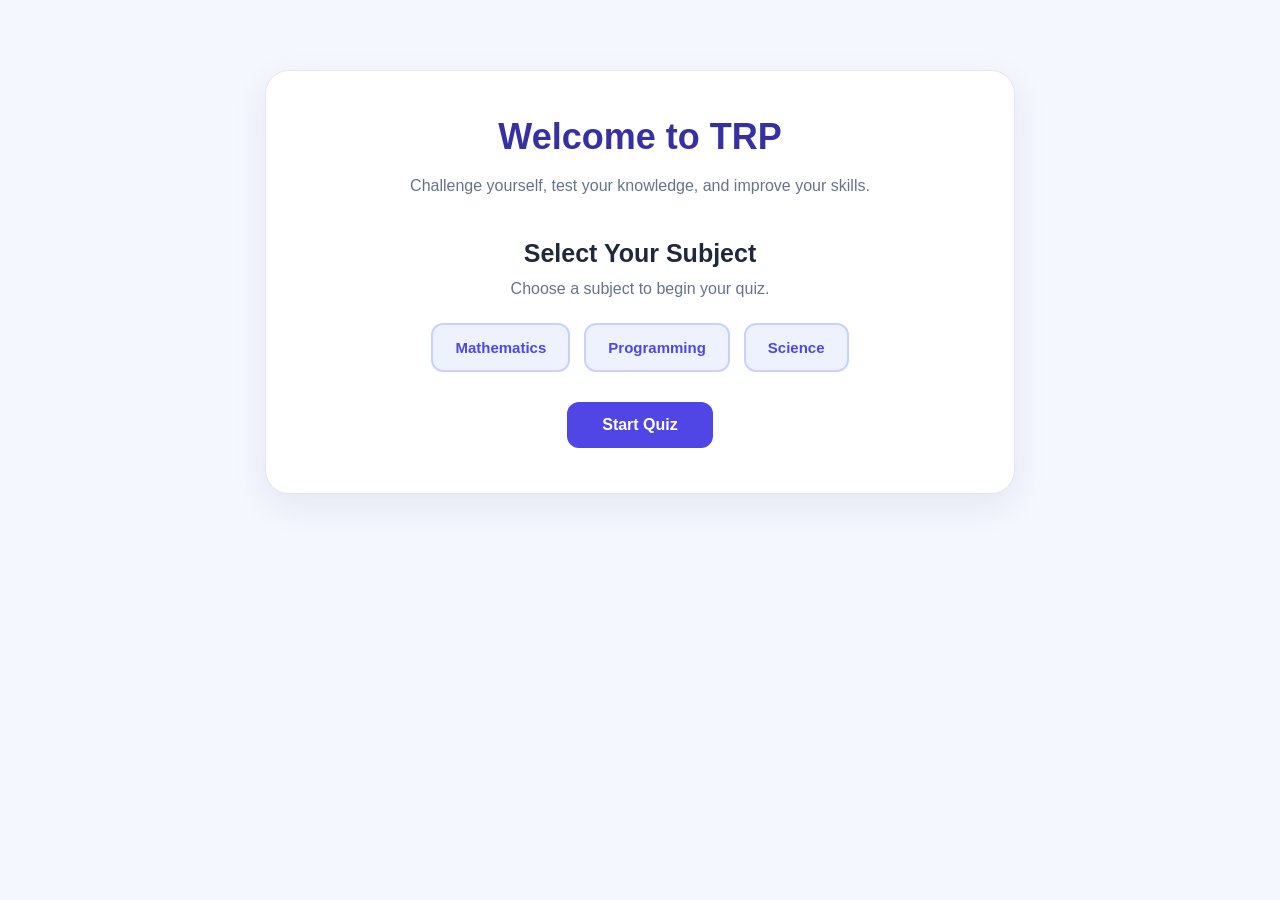
<file: index.html>
<!DOCTYPE html>
<html lang="en">

<head>
    <!-- Character encoding -->
    <meta charset="UTF-8">

    <!-- Responsive design -->
    <meta name="viewport" content="width=device-width, initial-scale=1.0">

    <!-- Website description -->
    <meta
        name="description"
        content="TRP - Test your knowledge, improve your skills, and challenge yourself with interactive quizzes."
    >

    <!-- Browser tab title -->
    <title>TRP | Test Your Knowledge</title>

    <!-- External CSS -->
    <link rel="stylesheet" href="style.css">
</head>

<body>

    <!-- =========================
         HOME SECTION
    ========================== -->

    <main class="home">

        <!-- Welcome Header -->
        <header class="home-header">

            <h1>Welcome to TRP</h1>

            <p>
                Challenge yourself, test your knowledge,
                and improve your skills.
            </p>

        </header>


        <!-- =========================
             SUBJECT SELECTION
        ========================== -->

        <section class="subject-section">

            <h2>Select Your Subject</h2>

            <p>Choose a subject to begin your quiz.</p>


            <!-- Main Subjects -->

            <div class="subject-options">

                <button
                    type="button"
                    class="subject-btn"
                    data-subject="mathematics"
                >
                    Mathematics
                </button>


                <button
                    type="button"
                    class="subject-btn"
                    data-subject="programming"
                >
                    Programming
                </button>


                <button
                    type="button"
                    class="subject-btn"
                    data-subject="science"
                >
                    Science
                </button>

            </div>


            <!-- =========================
                 SCIENCE SUBCATEGORIES
            ========================== -->

            <div id="science-option" style="display: none;">

                <h3>Select a Science Subject</h3>


                <div class="science-options">

                    <button
                        type="button"
                        class="subject-btn"
                        data-subject="physics"
                    >
                        Physics
                    </button>


                    <button
                        type="button"
                        class="subject-btn"
                        data-subject="chemistry"
                    >
                        Chemistry
                    </button>


                    <button
                        type="button"
                        class="subject-btn"
                        data-subject="biology"
                    >
                        Biology
                    </button>

                </div>

            </div>


            <!-- Start Quiz Button -->

            <button
                type="button"
                id="start-btn"
            >
                Start Quiz
            </button>

        </section>

    </main>



    <!-- =========================
         QUIZ SECTION
    ========================== -->

    <section
        id="quiz"
        class="quiz"
        aria-labelledby="quiz-heading"
        style="display: none;"
    >

        <!-- Quiz Heading -->

        <header class="quiz-header">

            <h2 id="quiz-heading">Your Quiz</h2>

            <p id="question" aria-live="polite">
                Your question will appear here.
            </p>

        </header>


        <!-- Answer Options -->

        <div
            class="answer-options"
            role="group"
            aria-label="Answer choices"
        >

            <button
                type="button"
                class="option"
            >
                Option A
            </button>


            <button
                type="button"
                class="option"
            >
                Option B
            </button>


            <button
                type="button"
                class="option"
            >
                Option C
            </button>


            <button
                type="button"
                class="option"
            >
                Option D
            </button>

        </div>


        <!-- Next Question Button -->

        <button
            type="button"
            id="next-btn"
            disabled
        >
            Next
        </button>

    </section>



    <!-- =========================
         JAVASCRIPT FILES
    ========================== -->

    <!-- Questions data -->
    <script src="questions.js"></script>

    <!-- Quiz functionality -->
    <script src="script.js"></script>

</body>

</html>
</file>
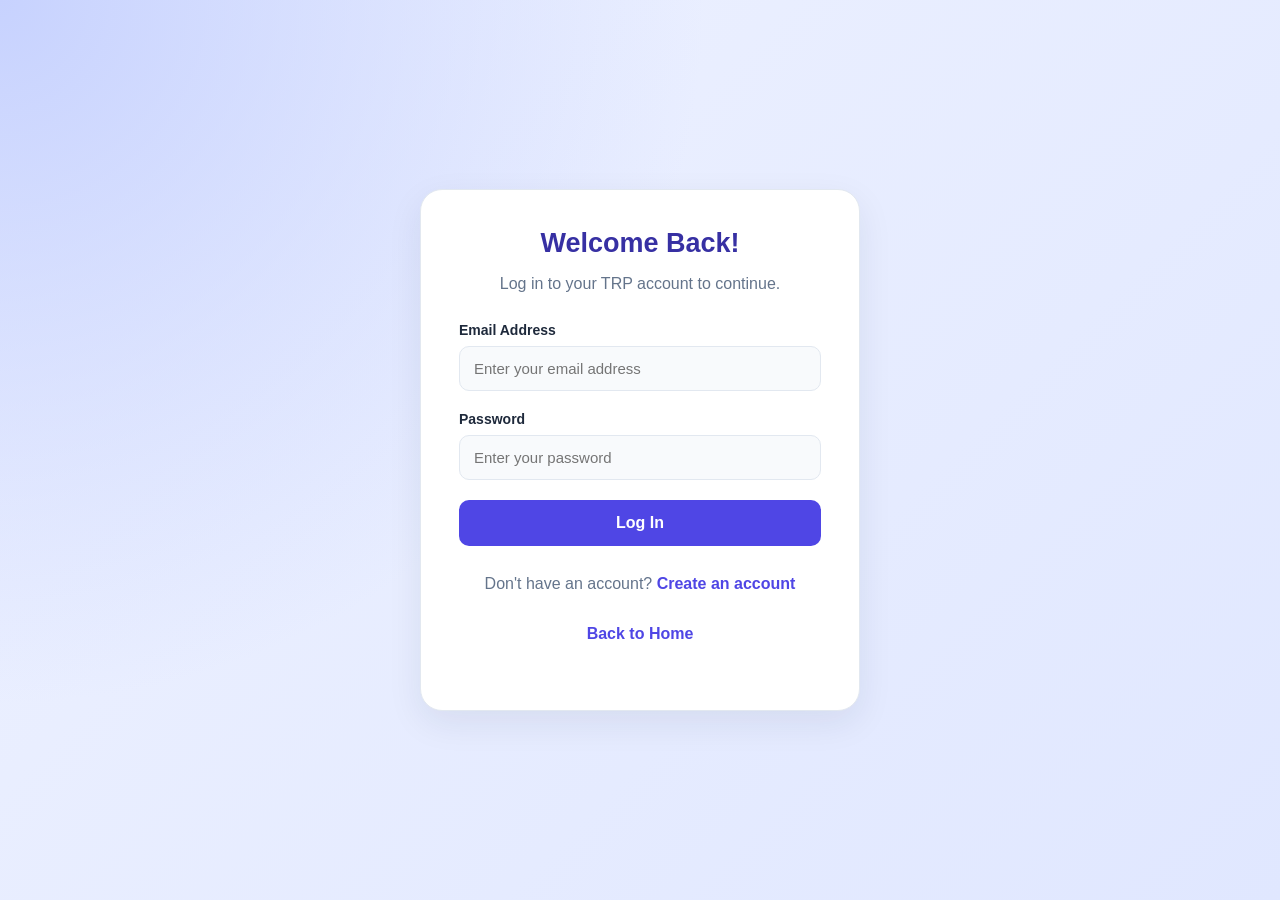
<file: login.html>
<!DOCTYPE html>
<html lang="en">

<head>
    <!-- Character encoding -->
    <meta charset="UTF-8">

    <!-- Responsive design -->
    <meta name="viewport" content="width=device-width, initial-scale=1.0">

    <!-- Page description -->
    <meta
        name="description"
        content="Log in to your TRP account and continue your learning journey."
    >

    <!-- Browser title -->
    <title>Login | TRP</title>

    <!-- Main stylesheet -->
    <link rel="stylesheet" href="style.css">
</head>

<body class="signup-page">

    <!-- Login Container -->
    <main class="signup-container">

        <!-- Heading -->
        <h1>Welcome Back!</h1>

        <p>Log in to your TRP account to continue.</p>

        <!-- Login Form -->
        <form id="login-form">

            <!-- Email -->
            <label for="email">Email Address</label>

            <input
                type="email"
                id="email"
                name="email"
                placeholder="Enter your email address"
                autocomplete="email"
                required
            >

            <!-- Password -->
            <label for="password">Password</label>

            <input
                type="password"
                id="password"
                name="password"
                placeholder="Enter your password"
                autocomplete="current-password"
                required
            >

            <!-- Login Button -->
            <button type="submit" id="login-btn">
                Log In
            </button>

            <!-- Login Feedback -->
            <p
                id="login-message"
                role="status"
                aria-live="polite"
            ></p>

        </form>

        <!-- Signup Link -->
        <p>
            Don't have an account?
            <a href="signup.html">Create an account</a>
        </p>

        <!-- Home Link -->
        <p>
            <a href="index.html">Back to Home</a>
        </p>

    </main>

    <!-- Login JavaScript -->
    <script type="module" src="login.js"></script>

</body>

</html>
</file>
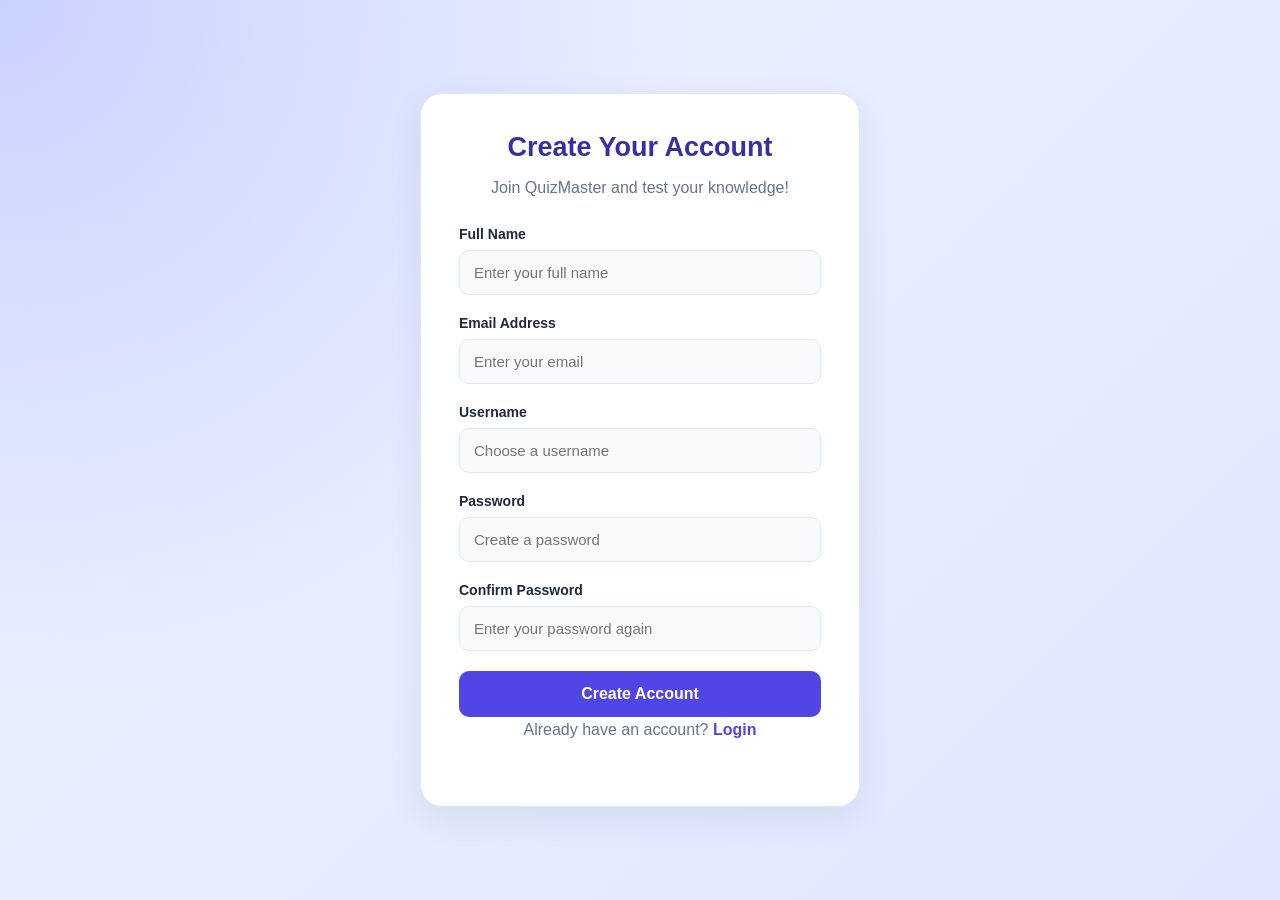
<file: signup.html>
<!DOCTYPE html>
<html lang="en">

<head>
    <meta charset="UTF-8">
    <meta name="viewport" content="width=device-width, initial-scale=1.0">

    <title>Sign Up - QuizMaster</title>

    <link rel="stylesheet" href="style.css">
</head>

<body class="signup-page">

    <div class="signup-container">

        <h1>Create Your Account</h1>

        <p>Join QuizMaster and test your knowledge!</p>

        <form id="signup-form">

            <label for="fullname">Full Name</label>
            <input
                type="text"
                id="fullname"
                placeholder="Enter your full name"
                required
            >

            <label for="email">Email Address</label>
            <input
                type="email"
                id="email"
                placeholder="Enter your email"
                required
            >

            <label for="username">Username</label>
            <input
                type="text"
                id="username"
                placeholder="Choose a username"
                required
            >

            <label for="password">Password</label>
            <input
                type="password"
                id="password"
                placeholder="Create a password"
                required
            >

            <label for="confirm-password">Confirm Password</label>
            <input
                type="password"
                id="confirm-password"
                placeholder="Enter your password again"
                required
            >

            <button type="submit">Create Account</button>

        </form>

        <p>
            Already have an account?
            <a href="login.html">Login</a>
        </p>

    </div>

</body>
</html>
</file>
<file: style.css>
/* =========================================
   1. GLOBAL SETTINGS
========================================= */

* {
    margin: 0;
    padding: 0;
    box-sizing: border-box;
}

:root {
    --primary: #4f46e5;
    --primary-dark: #3730a3;
    --primary-light: #eef2ff;

    --background: #f5f7ff;
    --surface: #ffffff;

    --text: #1e293b;
    --text-light: #64748b;

    --border: #e2e8f0;

    --success: #16a34a;
    --success-light: #dcfce7;

    --danger: #dc2626;
    --danger-light: #fee2e2;

    --shadow: 0 12px 35px rgba(30, 41, 59, 0.08);

    --radius: 18px;
}

html {
    scroll-behavior: smooth;
}

body {
    font-family: Arial, Helvetica, sans-serif;
    background: var(--background);
    color: var(--text);
    min-height: 100vh;
    padding: 30px 20px;
}


/* =========================================
   2. HOME PAGE
========================================= */

.home {
    width: 100%;
    max-width: 750px;
    margin: 40px auto;
    padding: 45px 35px;

    background: var(--surface);
    border: 1px solid var(--border);
    border-radius: 24px;

    text-align: center;
    box-shadow: var(--shadow);
}

.home-header {
    margin-bottom: 40px;
}

.home-header h1 {
    font-size: 36px;
    font-weight: 800;
    color: var(--primary-dark);
    margin-bottom: 14px;
}

.home-header p {
    color: var(--text-light);
    font-size: 16px;
    line-height: 1.7;
}

.subject-section h2 {
    font-size: 25px;
    margin-bottom: 12px;
}

.subject-section > p {
    color: var(--text-light);
    margin-bottom: 25px;
}


/* =========================================
   3. SUBJECT BUTTONS
========================================= */

.subject-options,
.science-options {
    display: flex;
    justify-content: center;
    align-items: center;
    flex-wrap: wrap;
    gap: 14px;
}

.subject-btn {
    background: var(--primary-light);
    color: var(--primary);

    border: 2px solid #c7d2fe;
    border-radius: 12px;

    padding: 14px 22px;

    font-size: 15px;
    font-weight: 600;

    cursor: pointer;

    transition:
        background 0.25s ease,
        color 0.25s ease,
        transform 0.25s ease,
        border-color 0.25s ease;
}

.subject-btn:hover {
    background: var(--primary);
    color: white;
    border-color: var(--primary);

    transform: translateY(-3px);
}

.subject-btn.selected {
    background: var(--primary);
    color: white;
    border-color: var(--primary);
}


/* =========================================
   4. SCIENCE SUBJECTS
========================================= */

#science-option {
    margin-top: 25px;
    padding: 24px;

    background: #f8fafc;
    border: 1px solid var(--border);
    border-radius: 16px;
}

#science-option h3 {
    font-size: 18px;
    margin-bottom: 18px;
    color: var(--text);
}


/* =========================================
   5. START QUIZ BUTTON
========================================= */

#start-btn {
    display: inline-block;

    margin-top: 30px;
    padding: 14px 35px;

    background: var(--primary);
    color: white;

    border: none;
    border-radius: 12px;

    font-size: 16px;
    font-weight: 700;

    cursor: pointer;

    transition:
        background 0.25s ease,
        transform 0.25s ease,
        box-shadow 0.25s ease;
}

#start-btn:hover {
    background: var(--primary-dark);
    transform: translateY(-2px);
    box-shadow: 0 8px 20px rgba(79, 70, 229, 0.25);
}


/* =========================================
   6. QUIZ CONTAINER
========================================= */

.quiz {
    width: 100%;
    max-width: 700px;

    margin: 35px auto;
    padding: 40px;

    background: var(--surface);

    border: 1px solid var(--border);
    border-radius: 22px;

    box-shadow: var(--shadow);
}

.quiz-header {
    margin-bottom: 30px;
}

.quiz h2 {
    color: var(--primary-dark);
    font-size: 27px;
    margin-bottom: 20px;
}

#question {
    font-size: 19px;
    font-weight: 600;
    line-height: 1.7;
    color: var(--text);
}


/* =========================================
   7. ANSWER OPTIONS
========================================= */

.answer-options {
    display: flex;
    flex-direction: column;
    gap: 13px;
}

.option {
    display: block;
    width: 100%;

    padding: 16px 18px;

    background: #f8fafc;
    color: var(--text);

    border: 2px solid var(--border);
    border-radius: 12px;

    text-align: left;
    font-size: 15px;
    line-height: 1.5;

    cursor: pointer;

    transition:
        background 0.2s ease,
        border-color 0.2s ease,
        transform 0.2s ease;
}

.option:hover:not(:disabled) {
    background: var(--primary-light);
    border-color: var(--primary);
    transform: translateX(3px);
}


/* Selected Answer */

.option.selected {
    background: var(--primary-light);
    border-color: var(--primary);
}


/* Correct Answer */

.option.correct {
    background: var(--success-light);
    border: 2px solid var(--success);
    color: #166534;
}


/* Incorrect Answer */

.option.incorrect {
    background: var(--danger-light);
    border: 2px solid var(--danger);
    color: #991b1b;
}


/* Disabled Answers */

.option:disabled {
    cursor: not-allowed;
    opacity: 1;
}


/* =========================================
   8. NEXT BUTTON
========================================= */

#next-btn {
    display: inline-block;

    margin-top: 25px;
    padding: 13px 30px;

    background: var(--primary);
    color: white;

    border: none;
    border-radius: 10px;

    font-size: 15px;
    font-weight: 700;

    cursor: pointer;

    transition:
        background 0.25s ease,
        transform 0.25s ease;
}

#next-btn:hover:not(:disabled) {
    background: var(--primary-dark);
    transform: translateY(-2px);
}

#next-btn:disabled {
    background: #cbd5e1;
    color: #64748b;
    cursor: not-allowed;
}


/* =========================================
   9. LOGIN AND SIGNUP PAGES
========================================= */

.signup-page {
    min-height: 100vh;

    display: flex;
    justify-content: center;
    align-items: center;

    padding: 30px 15px;

    background:
        radial-gradient(
            circle at top left,
            #c7d2fe,
            transparent 45%
        ),
        linear-gradient(
            135deg,
            #eef2ff,
            #e0e7ff
        );
}

.signup-container {
    width: 100%;
    max-width: 440px;

    padding: 38px;

    background: var(--surface);

    border: 1px solid var(--border);
    border-radius: 22px;

    box-shadow: var(--shadow);
}

.signup-container h1 {
    text-align: center;
    color: var(--primary-dark);

    font-size: 27px;
    margin-bottom: 12px;
}

.signup-container p {
    text-align: center;
    color: var(--text-light);

    line-height: 1.6;
    margin-bottom: 25px;
}


/* Login and Signup Labels */

.signup-container label {
    display: block;

    margin-bottom: 8px;

    color: var(--text);
    font-size: 14px;
    font-weight: 600;
}


/* Login and Signup Inputs */

.signup-container input {
    display: block;
    width: 100%;

    padding: 13px 14px;
    margin-bottom: 20px;

    background: #f8fafc;

    border: 1px solid var(--border);
    border-radius: 10px;

    color: var(--text);
    font-size: 15px;

    outline: none;

    transition:
        border-color 0.2s ease,
        box-shadow 0.2s ease,
        background 0.2s ease;
}

.signup-container input:focus {
    background: white;

    border-color: var(--primary);

    box-shadow: 0 0 0 4px rgba(79, 70, 229, 0.12);
}


/* Login and Signup Buttons */

.signup-container button {
    width: 100%;

    padding: 14px;

    background: var(--primary);
    color: white;

    border: none;
    border-radius: 10px;

    font-size: 16px;
    font-weight: 700;

    cursor: pointer;

    transition:
        background 0.25s ease,
        transform 0.25s ease;
}

.signup-container button:hover {
    background: var(--primary-dark);
    transform: translateY(-2px);
}


/* Login and Signup Links */

.signup-container a {
    color: var(--primary);
    text-decoration: none;
    font-weight: 700;
}

.signup-container a:hover {
    text-decoration: underline;
}


/* =========================================
   10. KEYBOARD ACCESSIBILITY
========================================= */

button:focus-visible,
a:focus-visible,
input:focus-visible {
    outline: 3px solid #818cf8;
    outline-offset: 3px;
}


/* =========================================
   11. RESPONSIVE DESIGN
========================================= */

@media (max-width: 600px) {

    body {
        padding: 15px;
    }

    .home {
        margin: 20px auto;
        padding: 30px 20px;
        border-radius: 18px;
    }

    .home-header h1 {
        font-size: 29px;
    }

    .home-header p {
        font-size: 14px;
    }

    .subject-section h2 {
        font-size: 22px;
    }

    .subject-btn {
        width: 100%;
        padding: 14px;
    }

    .quiz {
        margin: 20px auto;
        padding: 25px 20px;
        border-radius: 18px;
    }

    .quiz h2 {
        font-size: 23px;
    }

    #question {
        font-size: 17px;
    }

    .option {
        padding: 14px;
    }

    #start-btn,
    #next-btn {
        width: 100%;
    }

    .signup-container {
        padding: 28px 22px;
    }

}


/* =========================================
   12. REDUCED MOTION ACCESSIBILITY
========================================= */

@media (prefers-reduced-motion: reduce) {

    *,
    *::before,
    *::after {
        scroll-behavior: auto !important;
        transition-duration: 0.01ms !important;
        animation-duration: 0.01ms !important;
        animation-iteration-count: 1 !important;
    }

}
</file>
